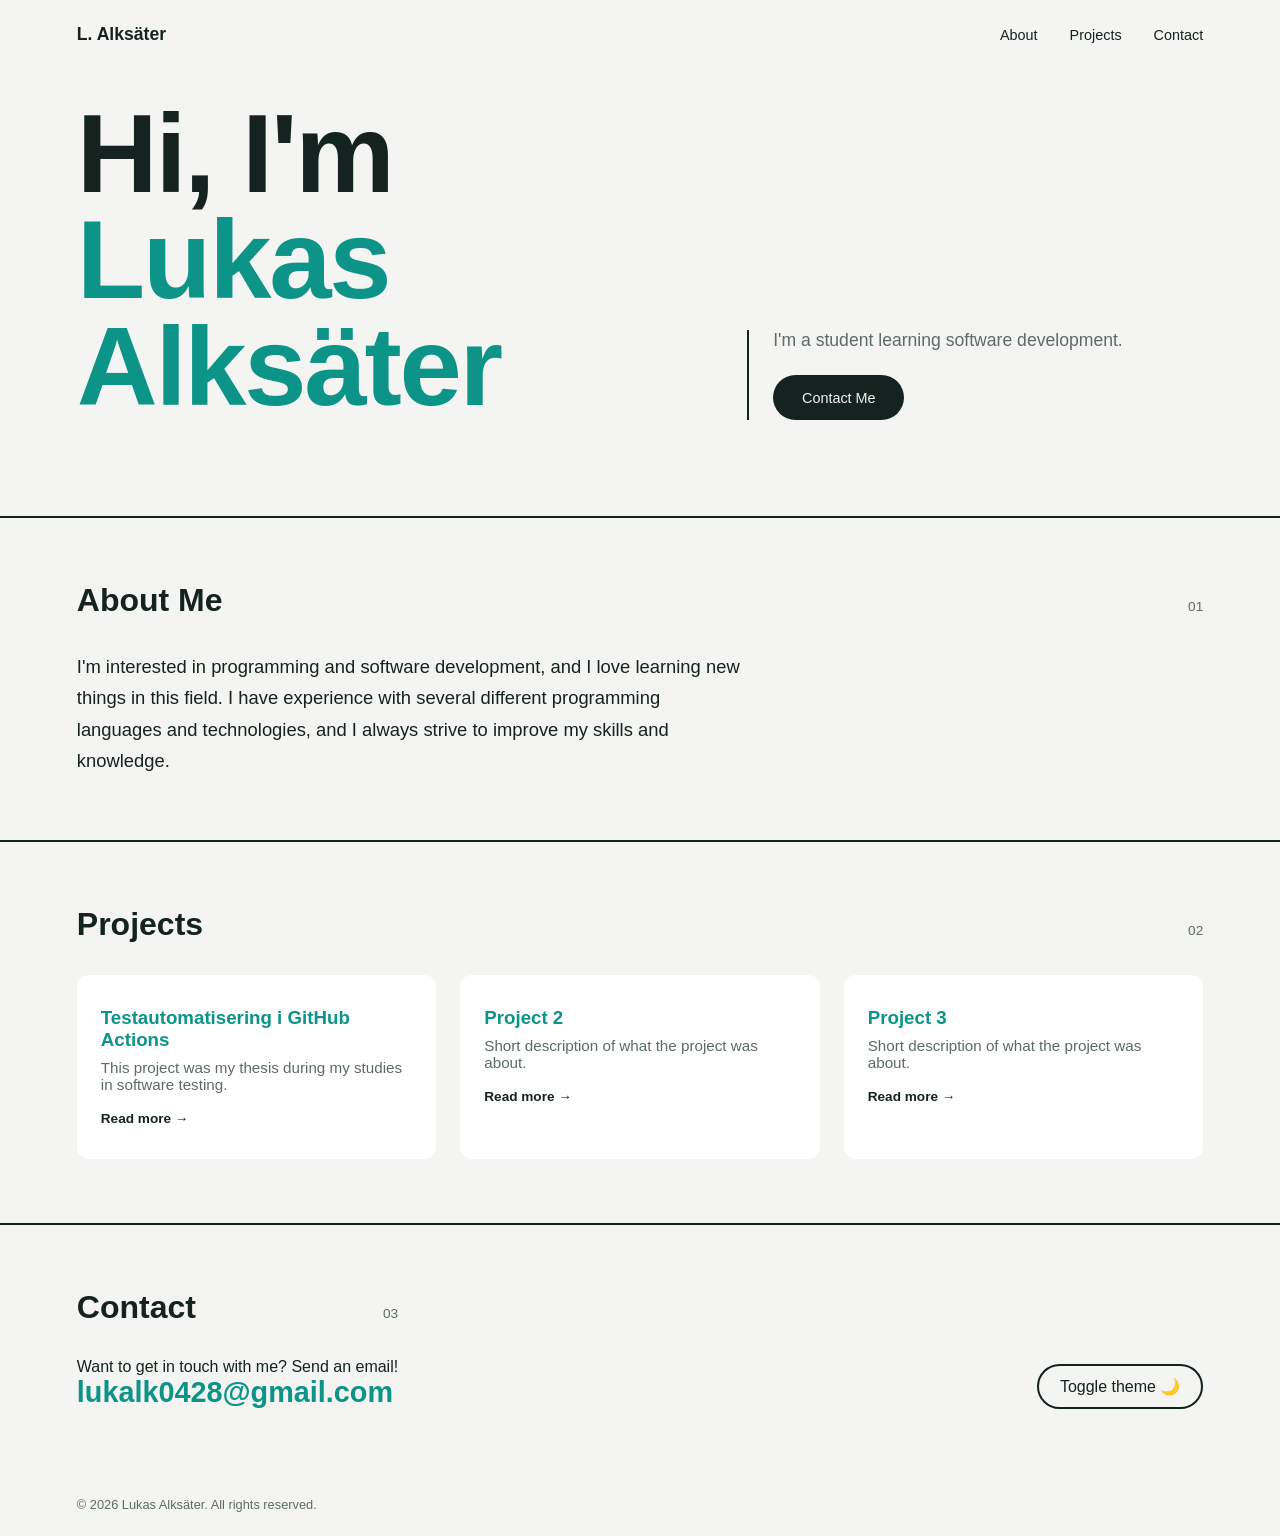
<file: index.html>
<!DOCTYPE html>
<html lang="en">
<head>
  <meta charset="UTF-8">
  <meta name="viewport" content="width=device-width, initial-scale=1.0">
  <title>Lukas Alksäter – Portfolio</title>
  <link rel="stylesheet" href="style.css">
    <script>
    // Apply saved theme immediately to avoid a flash of the wrong theme
    if (localStorage.getItem("theme") === "light") {
      document.documentElement.classList.add("light");
    }
  </script>
</head>
<body>

  <nav>
    <div class="logo">L. Alksäter</div>
    <ul>
      <li><a href="#about">About</a></li>
      <li><a href="#projects">Projects</a></li>
      <li><a href="#contact">Contact</a></li>
    </ul>
  </nav>

  <div class="hero">
    <h1>Hi, I'm<br><em>Lukas Alksäter</em></h1>
    <div class="hero-side">
      <p>I'm a student learning software development.</p>
      <a href="#contact" class="btn">Contact Me</a>
    </div>
  </div>

  <section id="about">
    <div class="section-head"><h2>About Me</h2><span>01</span></div>
    <p>I'm interested in programming and software development, and I love learning new things in this field. I have experience with several different programming languages and technologies, and I always strive to improve my skills and knowledge.</p>
  </section>

  <section id="projects">
    <div class="section-head"><h2>Projects</h2><span>02</span></div>
    <div class="cards">
      <a class="card" href="project-1.html">
        <h3>Testautomatisering i GitHub Actions</h3>
        <p>This project was my thesis during my studies in software testing.</p>
        <span class="read-more">Read more →</span>
      </a>
      <a class="card" href="project-2.html">
        <h3>Project 2</h3>
        <p>Short description of what the project was about.</p>
        <span class="read-more">Read more →</span>
      </a>
      <a class="card" href="project-3.html">
        <h3>Project 3</h3>
        <p>Short description of what the project was about.</p>
        <span class="read-more">Read more →</span>
      </a>
    </div>
  </section>

  <section id="contact">
    <div>
      <div class="section-head"><h2>Contact</h2><span>03</span></div>
      <p>Want to get in touch with me? Send an email!</p>
      <a class="mail" href="mailto:lukalk0428@gmail.com">lukalk0428@gmail.com</a>
    </div>
    <button id="theme-toggle">Toggle theme 🌙</button>
  </section>

  <footer>&copy; <span id="year"></span> Lukas Alksäter. All rights reserved.</footer>

  <script src="script.js"></script>
</body>
</html>
</file>
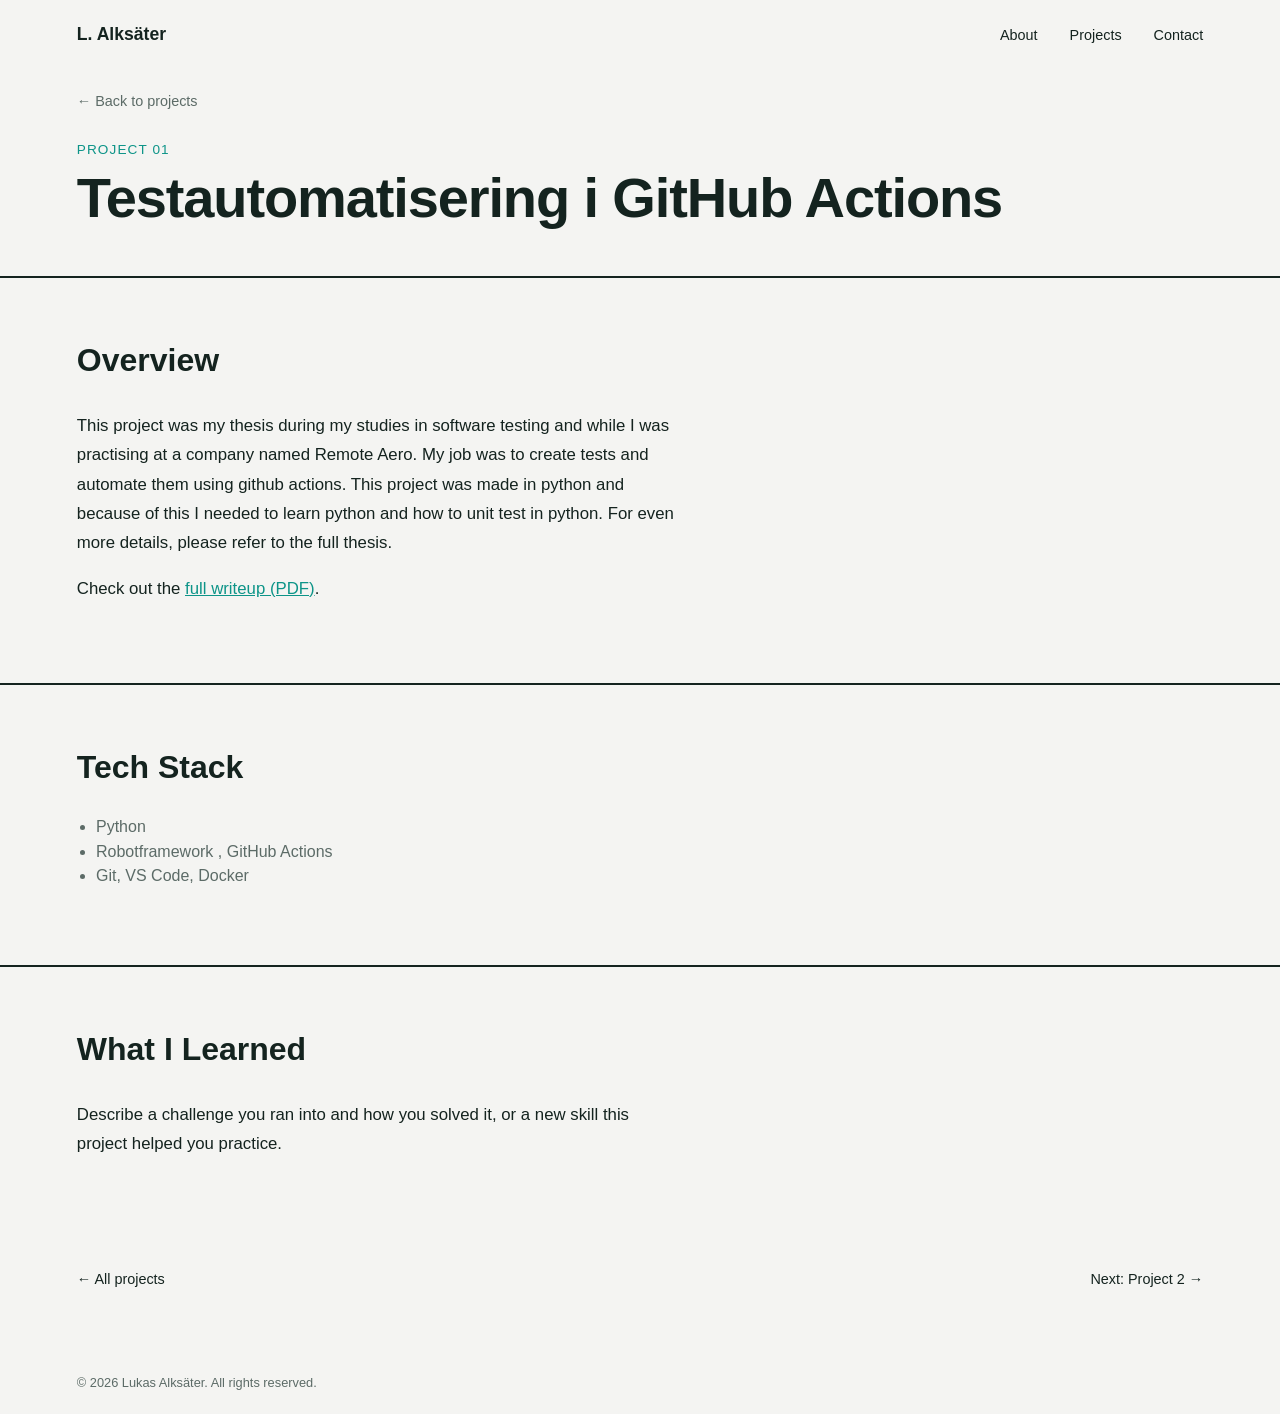
<file: project-1.html>
<!DOCTYPE html>
<html lang="en">
<head>
  <meta charset="UTF-8">
  <meta name="viewport" content="width=device-width, initial-scale=1.0">
  <title>Testautomatisering i GitHub Actions – Lukas Alksäter</title>
  <link rel="stylesheet" href="style.css">
    <script>
    // Apply saved theme immediately to avoid a flash of the wrong theme
    if (localStorage.getItem("theme") === "light") {
      document.documentElement.classList.add("light");
    }
  </script>
</head>
<body>

  <nav>
    <div class="logo">L. Alksäter</div>
    <ul>
      <li><a href="index.html#about">About</a></li>
      <li><a href="index.html#projects">Projects</a></li>
      <li><a href="index.html#contact">Contact</a></li>
    </ul>
  </nav>

  <a class="back-link" href="index.html#projects">← Back to projects</a>

  <div class="project-hero">
    <span class="tag">Project 01</span>
    <h1>Testautomatisering i GitHub Actions</h1>
  </div>

  <section class="detail-section">
    <div class="section-head"><h2>Overview</h2></div>
    <p>This project was my thesis during my studies in software testing and while I was practising at a company named Remote Aero. My job was to create tests and automate them using github actions. This project was made in python and because of this I needed to learn python and how to unit test in python. For even more details, please refer to the full thesis.</p>
    <p>
      Check out the <a href="assets/Testautomatisering.pdf" target="_blank">full writeup (PDF)</a>.
    </p>
  </section>

  <section class="detail-section">
    <div class="section-head"><h2>Tech Stack</h2></div>
    <ul>
      <li>Python </li>
      <li>Robotframework , GitHub Actions</li>
      <li>Git, VS Code, Docker</li>
    </ul>
  </section>

  <section class="detail-section">
    <div class="section-head"><h2>What I Learned</h2></div>
    <p>Describe a challenge you ran into and how you solved it, or a new skill this project helped you practice.</p>
  </section>

  <div class="project-nav">
    <a href="index.html#projects">← All projects</a>
    <a href="project-2.html">Next: Project 2 →</a>
  </div>

  <footer>&copy; <span id="year"></span> Lukas Alksäter. All rights reserved.</footer>

  <script src="script.js"></script>
</body>
</html>
</file>
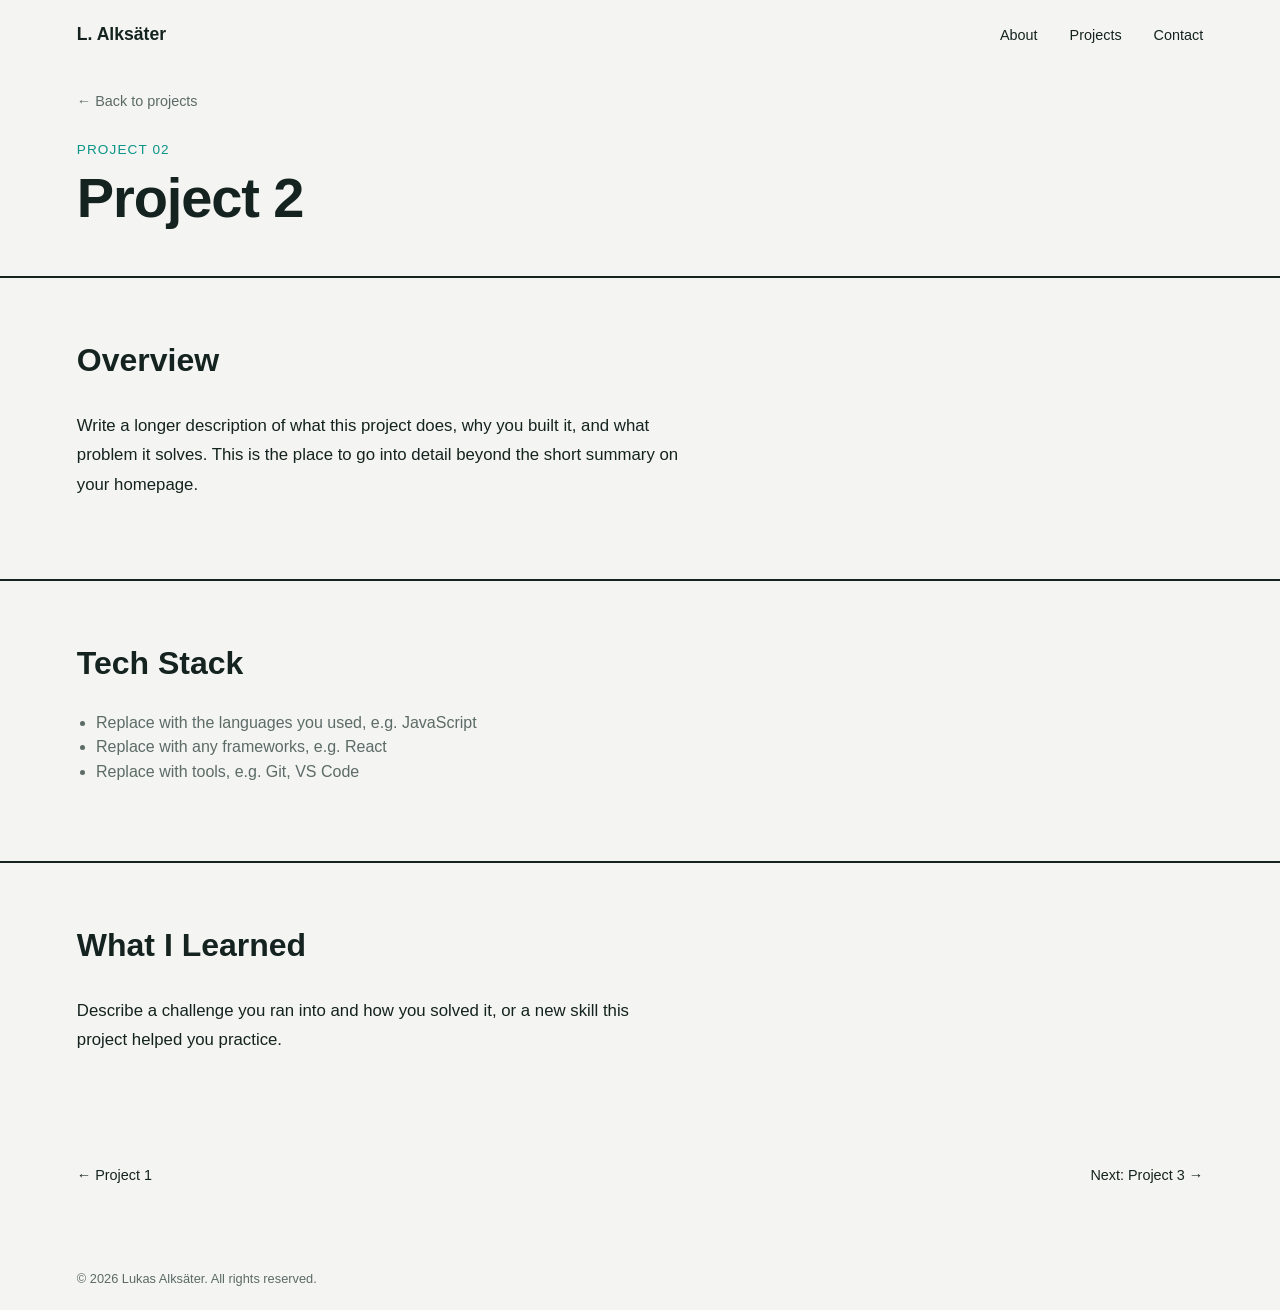
<file: project-2.html>
<!DOCTYPE html>
<html lang="en">
<head>
  <meta charset="UTF-8">
  <meta name="viewport" content="width=device-width, initial-scale=1.0">
  <title>Project 2 – Lukas Alksäter</title>
  <link rel="stylesheet" href="style.css">
    <script>
    // Apply saved theme immediately to avoid a flash of the wrong theme
    if (localStorage.getItem("theme") === "light") {
      document.documentElement.classList.add("light");
    }
  </script>
</head>
<body>

  <nav>
    <div class="logo">L. Alksäter</div>
    <ul>
      <li><a href="index.html#about">About</a></li>
      <li><a href="index.html#projects">Projects</a></li>
      <li><a href="index.html#contact">Contact</a></li>
    </ul>
  </nav>

  <a class="back-link" href="index.html#projects">← Back to projects</a>

  <div class="project-hero">
    <span class="tag">Project 02</span>
    <h1>Project 2</h1>
  </div>

  <section class="detail-section">
    <div class="section-head"><h2>Overview</h2></div>
    <p>Write a longer description of what this project does, why you built it, and what problem it solves. This is the place to go into detail beyond the short summary on your homepage.</p>
  </section>

  <section class="detail-section">
    <div class="section-head"><h2>Tech Stack</h2></div>
    <ul>
      <li>Replace with the languages you used, e.g. JavaScript</li>
      <li>Replace with any frameworks, e.g. React</li>
      <li>Replace with tools, e.g. Git, VS Code</li>
    </ul>
  </section>

  <section class="detail-section">
    <div class="section-head"><h2>What I Learned</h2></div>
    <p>Describe a challenge you ran into and how you solved it, or a new skill this project helped you practice.</p>
  </section>

  <div class="project-nav">
    <a href="project-1.html">← Project 1</a>
    <a href="project-3.html">Next: Project 3 →</a>
  </div>

  <footer>&copy; <span id="year"></span> Lukas Alksäter. All rights reserved.</footer>

  <script src="script.js"></script>
</body>
</html>
</file>
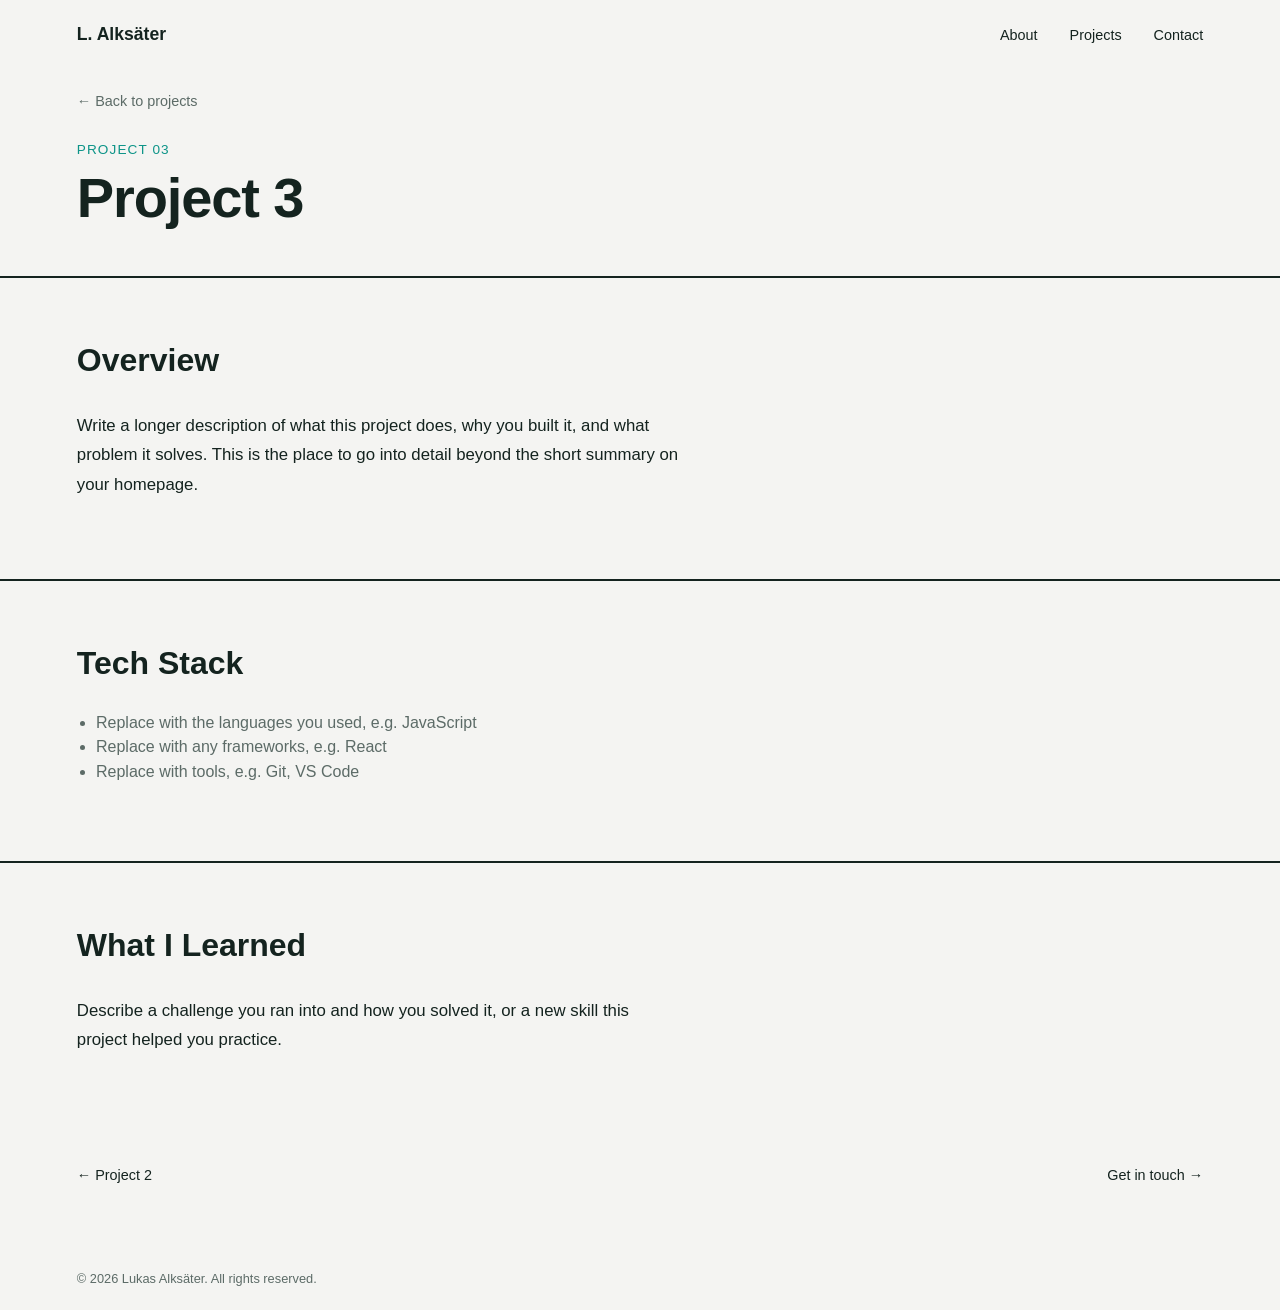
<file: project-3.html>
<!DOCTYPE html>
<html lang="en">
<head>
  <meta charset="UTF-8">
  <meta name="viewport" content="width=device-width, initial-scale=1.0">
  <title>Project 3 – Lukas Alksäter</title>
  <link rel="stylesheet" href="style.css">
    <script>
    // Apply saved theme immediately to avoid a flash of the wrong theme
    if (localStorage.getItem("theme") === "light") {
      document.documentElement.classList.add("light");
    }
  </script>
</head>
<body>

  <nav>
    <div class="logo">L. Alksäter</div>
    <ul>
      <li><a href="index.html#about">About</a></li>
      <li><a href="index.html#projects">Projects</a></li>
      <li><a href="index.html#contact">Contact</a></li>
    </ul>
  </nav>

  <a class="back-link" href="index.html#projects">← Back to projects</a>

  <div class="project-hero">
    <span class="tag">Project 03</span>
    <h1>Project 3</h1>
  </div>

  <section class="detail-section">
    <div class="section-head"><h2>Overview</h2></div>
    <p>Write a longer description of what this project does, why you built it, and what problem it solves. This is the place to go into detail beyond the short summary on your homepage.</p>
  </section>

  <section class="detail-section">
    <div class="section-head"><h2>Tech Stack</h2></div>
    <ul>
      <li>Replace with the languages you used, e.g. JavaScript</li>
      <li>Replace with any frameworks, e.g. React</li>
      <li>Replace with tools, e.g. Git, VS Code</li>
    </ul>
  </section>

  <section class="detail-section">
    <div class="section-head"><h2>What I Learned</h2></div>
    <p>Describe a challenge you ran into and how you solved it, or a new skill this project helped you practice.</p>
  </section>

  <div class="project-nav">
    <a href="project-2.html">← Project 2</a>
    <a href="index.html#contact">Get in touch →</a>
  </div>

  <footer>&copy; <span id="year"></span> Lukas Alksäter. All rights reserved.</footer>

  <script src="script.js"></script>
</body>
</html>
</file>
<file: style.css>
:root{
  --bg:#f4f4f2;
  --ink:#14231f;
  --accent:#0d9488;
  --card:#ffffff;
  --muted:#5c6b67;
}

html.light{
  --bg:#0f1613;
  --ink:#f4f4f2;
  --card:#1c2925;
  --muted:#9fada8;
}

*{margin:0;padding:0;box-sizing:border-box;}

body{
  font-family:Arial,Helvetica,sans-serif;
  background:var(--bg);
  color:var(--ink);
  transition:background .3s, color .3s;
}

nav{
  display:flex;
  justify-content:space-between;
  align-items:center;
  padding:1.5rem 6vw;
}

nav .logo{ font-weight:bold; font-size:1.1rem; }

nav ul{ list-style:none; display:flex; gap:2rem; }

nav a{ color:var(--ink); text-decoration:none; font-size:0.9rem; }

nav a:hover{ color:var(--accent); }

.hero{
  display:grid;
  grid-template-columns:1.4fr 1fr;
  gap:2rem;
  padding:2rem 6vw 6rem;
  align-items:end;
}

.hero h1{
  font-size:clamp(3rem,9vw,7rem);
  line-height:0.95;
  font-weight:900;
  letter-spacing:-0.02em;
}

.hero h1 em{ color:var(--accent); font-style:normal; }

.hero-side{
  border-left:2px solid var(--ink);
  padding-left:1.5rem;
}

.hero-side p{ font-size:1.1rem; color:var(--muted); margin-bottom:1.5rem; }

.btn{
  display:inline-block;
  background:var(--ink);
  color:var(--bg);
  text-decoration:none;
  padding:0.9rem 1.8rem;
  font-size:0.9rem;
  border-radius:999px;
  transition:transform .2s;
}

.btn:hover{ transform:translateY(-3px); }

section{ padding:4rem 6vw; border-top:2px solid var(--ink); }

.section-head{
  display:flex;
  justify-content:space-between;
  align-items:baseline;
  margin-bottom:2rem;
}

h2{ font-size:2rem; }

.section-head span{ color:var(--muted); font-size:0.85rem; }

#about p{ font-size:1.15rem; max-width:65ch; line-height:1.7; }

.cards{ display:grid; grid-template-columns:repeat(3,1fr); gap:1.5rem; }

.card{
  display:block;
  background:var(--card);
  padding:2rem 1.5rem;
  border-radius:12px;
  transition:transform .2s, box-shadow .2s;
  text-decoration:none;
  color:inherit;
}

.card:hover{
  transform:translateY(-4px);
  box-shadow:0 12px 24px rgba(0,0,0,0.08);
}

.card h3{ color:var(--accent); margin-bottom:0.5rem; }

.card p{ color:var(--muted); font-size:0.95rem; margin-bottom:1rem; }

.card .read-more{
  font-size:0.85rem;
  font-weight:bold;
  color:var(--ink);
  transition:transform .2s;
  display:inline-block;
}

.card:hover .read-more{ transform:translateX(4px); }

#contact{ display:flex; justify-content:space-between; align-items:flex-end; flex-wrap:wrap; gap:2rem; }

#contact a.mail{ font-size:1.8rem; color:var(--accent); text-decoration:none; font-weight:bold; }

#theme-toggle{
  padding:0.7rem 1.3rem;
  border:2px solid var(--ink);
  background:transparent;
  color:var(--ink);
  border-radius:999px;
  cursor:pointer;
  font-size:1rem;
}

footer{ padding:1.5rem 6vw; font-size:0.8rem; color:var(--muted); }

/* Project detail pages */
.back-link{
  display:inline-block;
  margin:1.5rem 6vw 0;
  color:var(--muted);
  text-decoration:none;
  font-size:0.9rem;
}

.back-link:hover{ color:var(--accent); }

.project-hero{ padding:2rem 6vw 3rem; border-top:none; }

.project-hero .tag{
  color:var(--accent);
  font-size:0.85rem;
  text-transform:uppercase;
  letter-spacing:0.08em;
  margin-bottom:0.75rem;
  display:block;
}

.project-hero h1{
  font-size:clamp(2.2rem,5vw,3.5rem);
  font-weight:900;
  letter-spacing:-0.02em;
  line-height:1.05;
}

.detail-section p{ font-size:1.05rem; max-width:65ch; line-height:1.75; margin-bottom:1rem; }

.detail-section p a{ color:var(--accent); text-decoration:underline; }

.detail-section p a:hover{ opacity:0.8; }

.detail-section ul{ margin:0 0 1rem 1.2rem; color:var(--muted); }

.detail-section li{ margin-bottom:0.4rem; }

.project-nav{
  display:flex;
  justify-content:space-between;
  padding:2rem 6vw 4rem;
  font-size:0.9rem;
}

.project-nav a{ color:var(--ink); text-decoration:none; }

.project-nav a:hover{ color:var(--accent); }

@media (max-width:760px){
  .hero{ grid-template-columns:1fr; }
  .cards{ grid-template-columns:1fr; }
  nav{ flex-direction:column; gap:1rem; }
}
</file>
